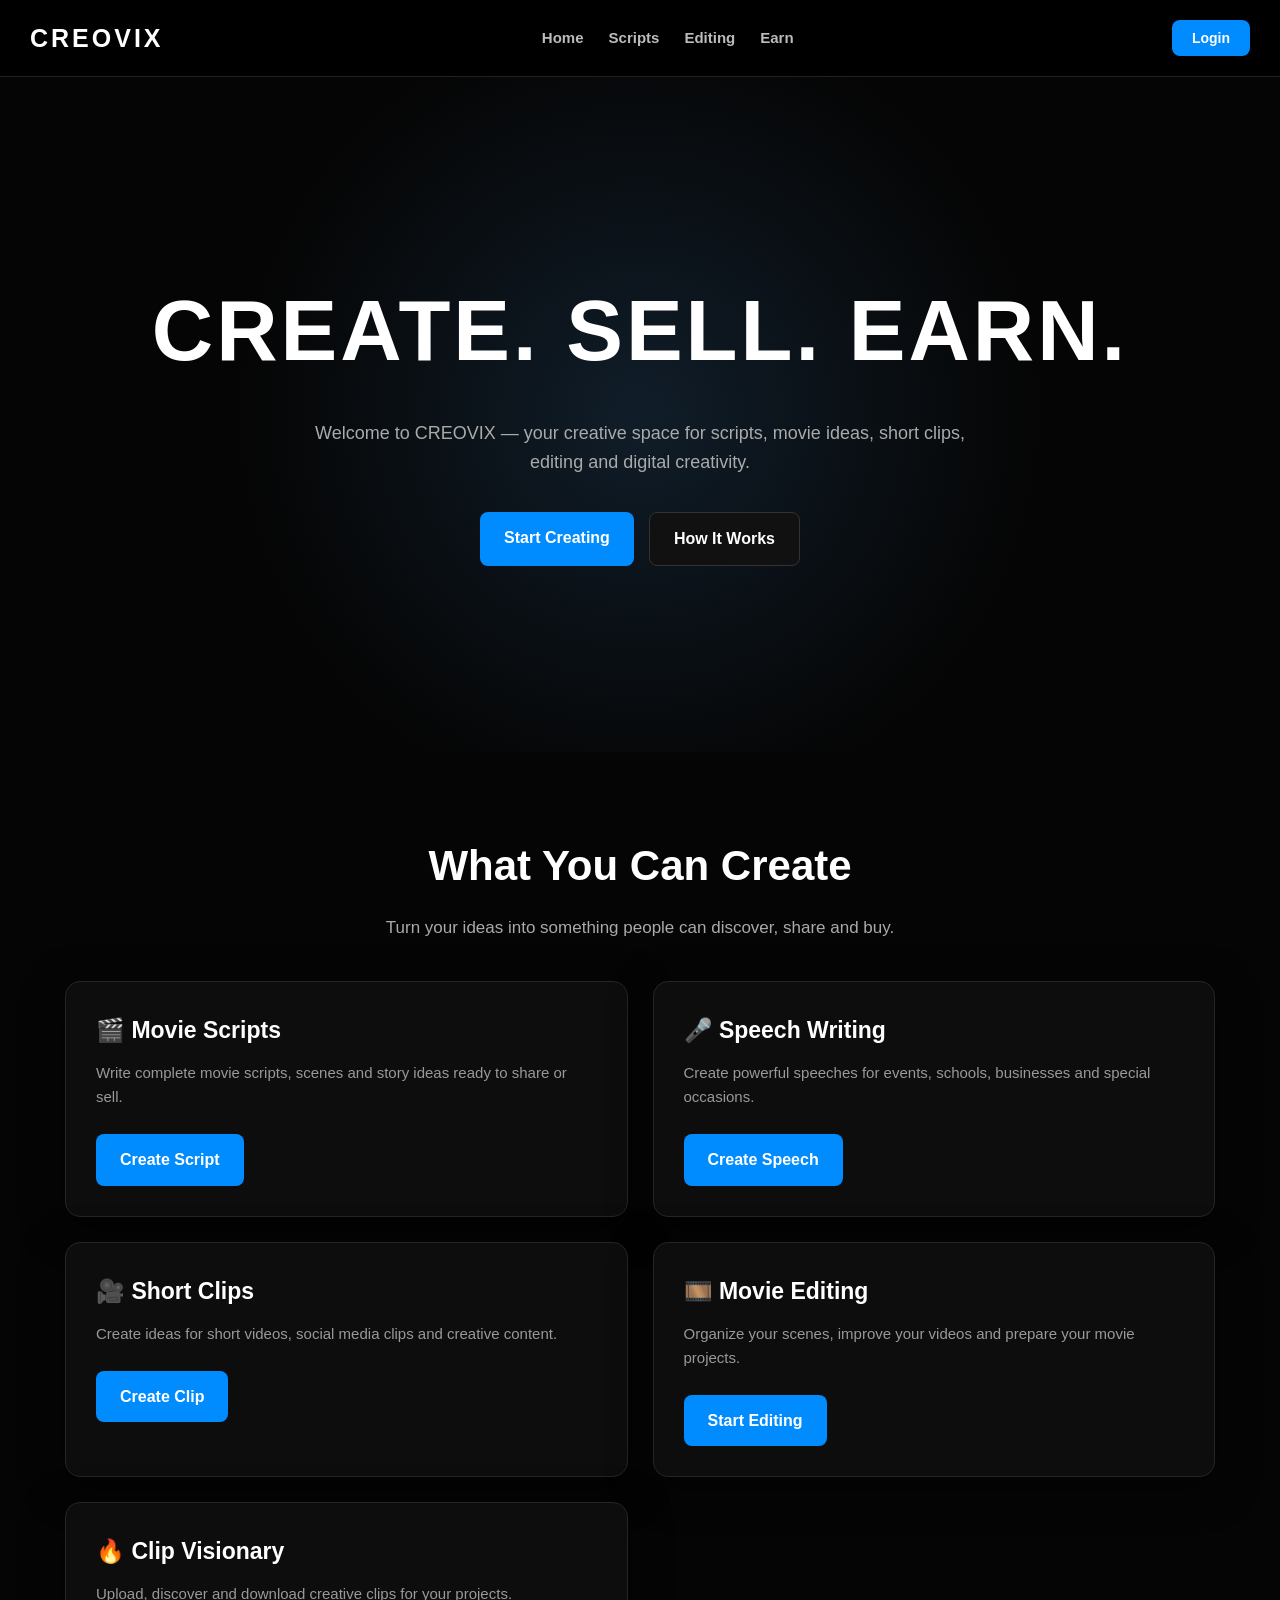
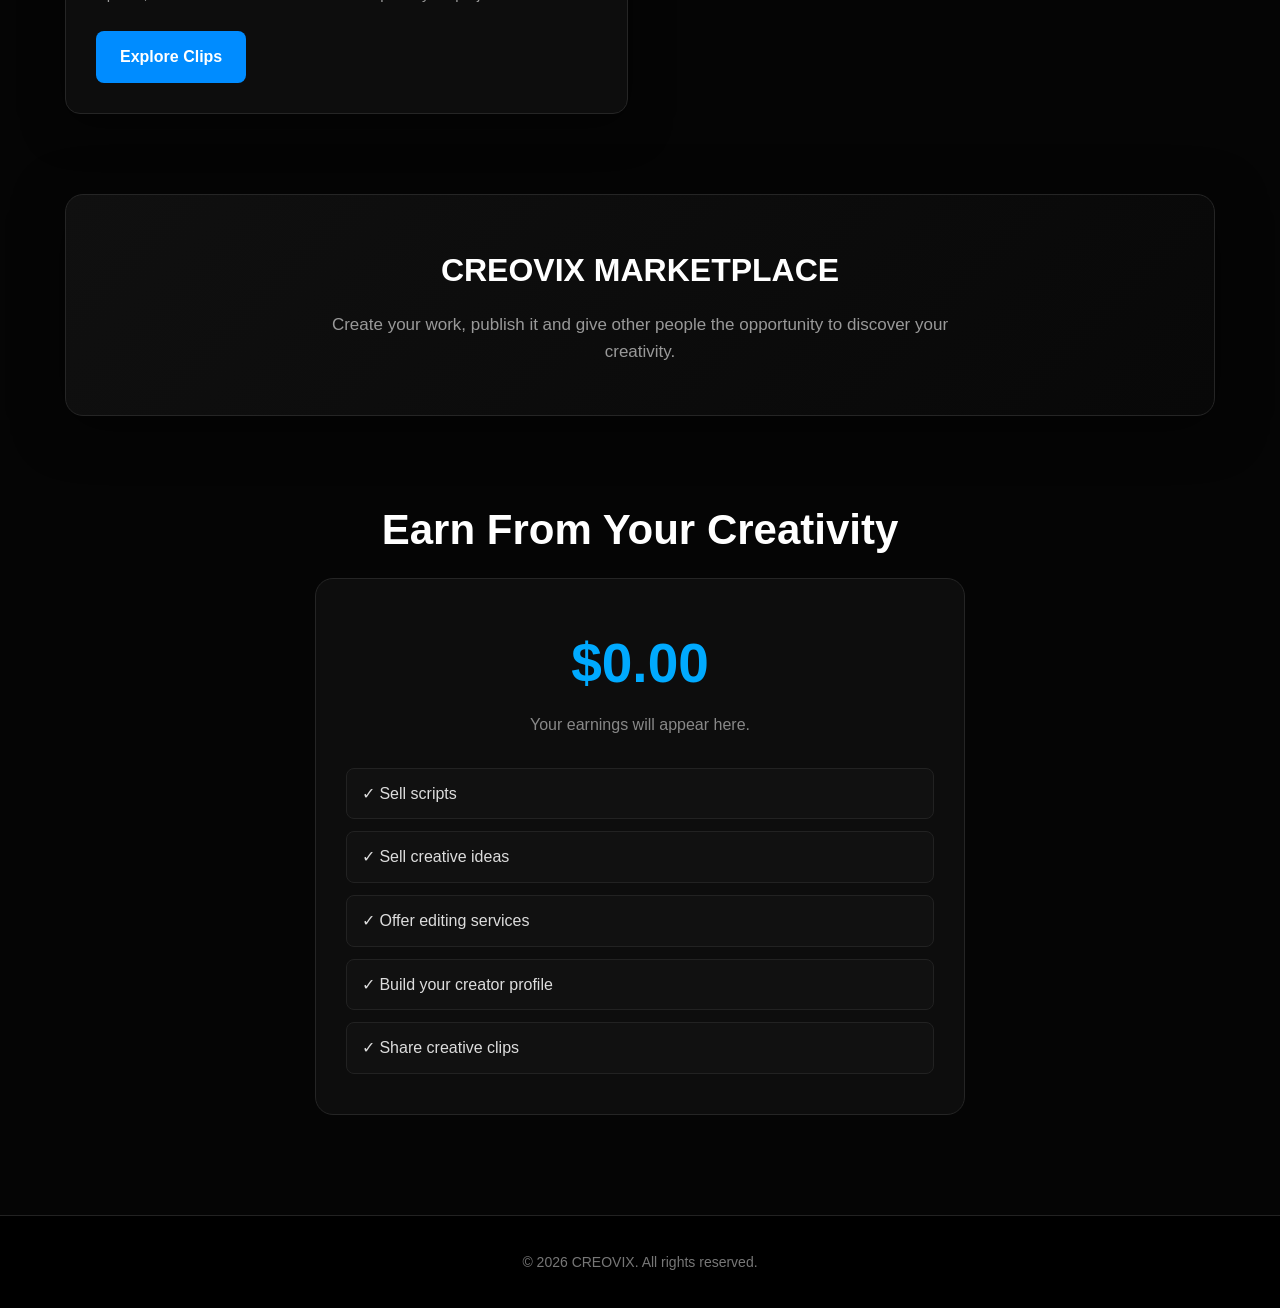
<file: index.html>
<!DOCTYPE html>
<html lang="en">
<head>
  <meta charset="UTF-8">
  <meta name="viewport" content="width=device-width, initial-scale=1.0">

  <title>CREOVIX - Creator Platform</title>

  <link rel="stylesheet" href="styles.css">
</head>

<body>

  <header class="top-bar">

    <div class="logo">CREOVIX</div>

    <nav>
      <a href="#home">Home</a>
      <a href="#scripts">Scripts</a>
      <a href="#editing">Editing</a>
      <a href="#earn">Earn</a>
    </nav>

    <button class="login-btn">Login</button>

  </header>


  <!-- HERO -->

  <section class="hero" id="home">

    <h1>CREATE. SELL. EARN.</h1>

    <p>
      Welcome to CREOVIX — your creative space for scripts,
      movie ideas, short clips, editing and digital creativity.
    </p>

    <div class="hero-buttons">

      <a href="#scripts" class="primary-btn">
        Start Creating
      </a>

      <a href="#earn" class="secondary-btn">
        How It Works
      </a>

    </div>

  </section>


  <!-- CREATION SECTION -->

  <section class="section" id="scripts">

    <h2>What You Can Create</h2>

    <p>
      Turn your ideas into something people can discover,
      share and buy.
    </p>


    <div class="cards">


      <!-- MOVIE SCRIPTS -->

      <div class="card">

        <h3>🎬 Movie Scripts</h3>

        <p>
          Write complete movie scripts, scenes and story ideas
          ready to share or sell.
        </p>

        <a
          href="script-creator.html"
          class="primary-btn"
        >
          Create Script
        </a>

      </div>


      <!-- SPEECHES -->

      <div class="card">

        <h3>🎤 Speech Writing</h3>

        <p>
          Create powerful speeches for events, schools,
          businesses and special occasions.
        </p>

        <a
          href="speech-writer.html"
          class="primary-btn"
        >
          Create Speech
        </a>

      </div>


      <!-- SHORT CLIPS -->

      <div class="card" id="editing">

        <h3>🎥 Short Clips</h3>

        <p>
          Create ideas for short videos, social media clips
          and creative content.
        </p>

        <a
          href="short-clips.html"
          class="primary-btn"
        >
          Create Clip
        </a>

      </div>


      <!-- MOVIE EDITING -->

      <div class="card">

        <h3>🎞️ Movie Editing</h3>

        <p>
          Organize your scenes, improve your videos and
          prepare your movie projects.
        </p>

        <a
          href="movie-editing.html"
          class="primary-btn"
        >
          Start Editing
        </a>

      </div>


      <!-- CLIP VISIONARY -->

      <div class="card">

        <h3>🔥 Clip Visionary</h3>

        <p>
          Upload, discover and download creative clips
          for your projects.
        </p>

        <a
          href="clip-visionary.html"
          class="primary-btn"
        >
          Explore Clips
        </a>

      </div>

    </div>

  </section>


  <!-- MARKETPLACE -->

  <section class="section">

    <div class="brand-box">

      <h3>CREOVIX MARKETPLACE</h3>

      <p>
        Create your work, publish it and give other people
        the opportunity to discover your creativity.
      </p>

    </div>

  </section>


  <!-- EARN -->

  <section class="section" id="earn">

    <h2>Earn From Your Creativity</h2>


    <div class="earnings-box">

      <h3>$0.00</h3>

      <p>
        Your earnings will appear here.
      </p>


      <div class="earning-items">

        <p>✓ Sell scripts</p>

        <p>✓ Sell creative ideas</p>

        <p>✓ Offer editing services</p>

        <p>✓ Build your creator profile</p>

        <p>✓ Share creative clips</p>

      </div>

    </div>

  </section>


  <!-- FOOTER -->

  <footer>

    <p>
      © 2026 CREOVIX. All rights reserved.
    </p>

  </footer>


  <script src="script.js"></script>

</body>
</html>
</file>
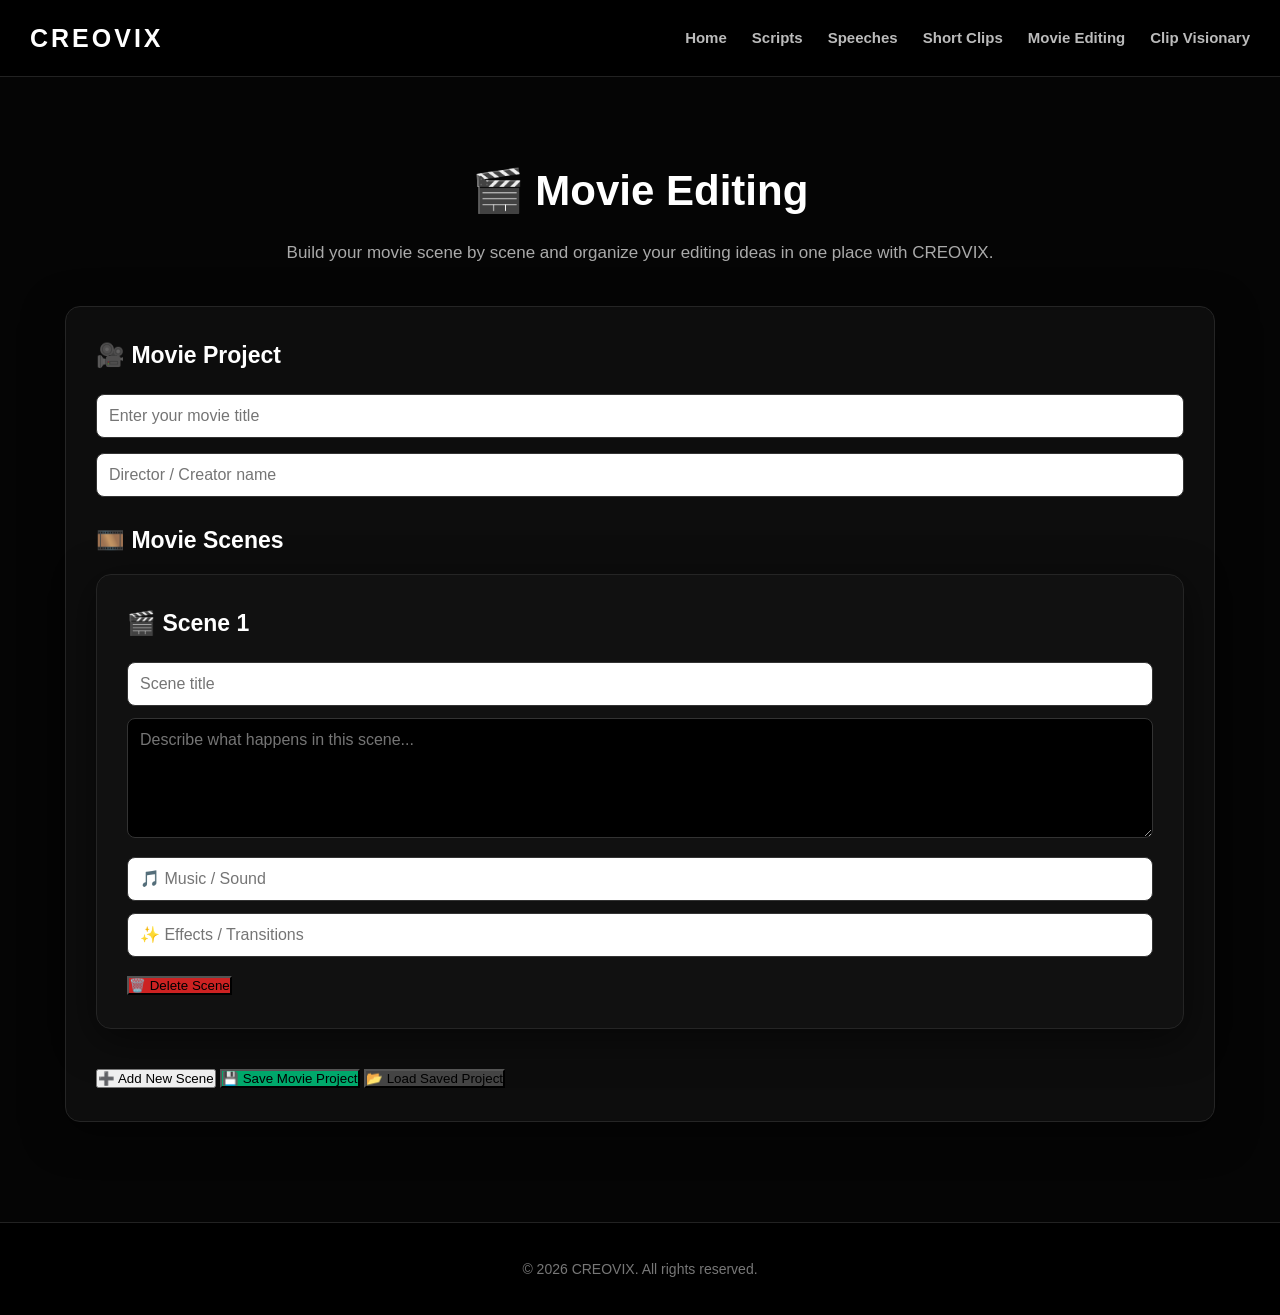
<file: movie-editing.html>
<!DOCTYPE html>
<html lang="en">
<head>
  <meta charset="UTF-8">
  <meta name="viewport" content="width=device-width, initial-scale=1.0">

  <title>Movie Editing - CREOVIX</title>

  <link rel="stylesheet" href="styles.css">
</head>

<body>

  <!-- TOP BAR -->
  <header class="top-bar">

    <div class="logo">CREOVIX</div>

    <nav>
      <a href="index.html">Home</a>
      <a href="script-creator.html">Scripts</a>
      <a href="speech-writer.html">Speeches</a>
      <a href="short-clips.html">Short Clips</a>
      <a href="movie-editing.html">Movie Editing</a>
      <a href="clip-visionary.html">Clip Visionary</a>
    </nav>

  </header>


  <!-- MAIN -->
  <section class="section">

    <h2>🎬 Movie Editing</h2>

    <p>
      Build your movie scene by scene and organize your
      editing ideas in one place with CREOVIX.
    </p>


    <!-- MOVIE INFORMATION -->
    <div class="card">

      <h3 style="margin-bottom:20px;">
        🎥 Movie Project
      </h3>

      <input
        id="movieTitle"
        type="text"
        placeholder="Enter your movie title"
        style="width:100%; padding:12px; margin-bottom:15px;"
      >

      <input
        id="directorName"
        type="text"
        placeholder="Director / Creator name"
        style="width:100%; padding:12px; margin-bottom:25px;"
      >


      <!-- SCENES -->
      <h3 style="margin-bottom:15px;">
        🎞️ Movie Scenes
      </h3>

      <div id="scenesContainer"></div>


      <!-- ADD SCENE -->
      <button
        onclick="addScene()"
        style="margin-top:20px;"
      >
        ➕ Add New Scene
      </button>


      <!-- SAVE -->
      <button
        onclick="saveMovieProject()"
        style="margin-top:15px; background:#00a86b;"
      >
        💾 Save Movie Project
      </button>


      <!-- LOAD -->
      <button
        onclick="loadMovieProject()"
        style="margin-top:15px; background:#444;"
      >
        📂 Load Saved Project
      </button>

    </div>

  </section>


  <!-- FOOTER -->
  <footer>

    <p>
      © 2026 CREOVIX.
      All rights reserved.
    </p>

  </footer>


  <script>

    let sceneNumber = 0;


    /* =========================================
       ADD NEW SCENE
       ========================================= */

    function addScene(
      title = "",
      description = "",
      music = "",
      effects = ""
    ) {

      sceneNumber++;

      const container =
        document.getElementById("scenesContainer");

      const scene =
        document.createElement("div");

      scene.className = "card";

      scene.style.marginBottom = "20px";
      scene.style.textAlign = "left";
      scene.style.background = "#111";


      scene.innerHTML = `

        <h3 style="margin-bottom:20px;">
          🎬 Scene ${sceneNumber}
        </h3>


        <input
          class="sceneTitle"
          type="text"
          placeholder="Scene title"
          value="${escapeAttribute(title)}"
          style="
            width:100%;
            padding:12px;
            margin-bottom:12px;
          "
        >


        <textarea
          class="sceneDescription"
          placeholder="Describe what happens in this scene..."
          style="
            width:100%;
            min-height:120px;
            padding:12px;
            background:#000;
            color:#fff;
            border:1px solid #333;
            border-radius:8px;
            margin-bottom:12px;
          "
        >${escapeHTML(description)}</textarea>


        <input
          class="sceneMusic"
          type="text"
          placeholder="🎵 Music / Sound"
          value="${escapeAttribute(music)}"
          style="
            width:100%;
            padding:12px;
            margin-bottom:12px;
          "
        >


        <input
          class="sceneEffects"
          type="text"
          placeholder="✨ Effects / Transitions"
          value="${escapeAttribute(effects)}"
          style="
            width:100%;
            padding:12px;
            margin-bottom:15px;
          "
        >


        <button
          onclick="deleteScene(this)"
          style="
            background:#cc2222;
          "
        >
          🗑️ Delete Scene
        </button>

      `;


      container.appendChild(scene);

    }


    /* =========================================
       DELETE SCENE
       ========================================= */

    function deleteScene(button) {

      const scene =
        button.parentElement;

      scene.remove();

      renumberScenes();

    }


    /* =========================================
       RENUMBER SCENES
       ========================================= */

    function renumberScenes() {

      const scenes =
        document.querySelectorAll(
          "#scenesContainer > .card"
        );

      sceneNumber = 0;

      scenes.forEach(scene => {

        sceneNumber++;

        const heading =
          scene.querySelector("h3");

        heading.textContent =
          "🎬 Scene " + sceneNumber;

      });

    }


    /* =========================================
       SAVE PROJECT
       ========================================= */

    function saveMovieProject() {

      const title =
        document.getElementById(
          "movieTitle"
        ).value.trim();

      const director =
        document.getElementById(
          "directorName"
        ).value.trim();


      if (title === "") {

        alert(
          "Please enter your movie title."
        );

        return;

      }


      const scenes = [];


      document
        .querySelectorAll(
          "#scenesContainer > .card"
        )
        .forEach(scene => {

          scenes.push({

            title:
              scene.querySelector(
                ".sceneTitle"
              ).value,

            description:
              scene.querySelector(
                ".sceneDescription"
              ).value,

            music:
              scene.querySelector(
                ".sceneMusic"
              ).value,

            effects:
              scene.querySelector(
                ".sceneEffects"
              ).value

          });

        });


      const project = {

        movieTitle: title,

        director: director,

        scenes: scenes

      };


      localStorage.setItem(
        "creovixMovieProject",
        JSON.stringify(project)
      );


      alert(
        "🎬 CREOVIX movie project saved successfully!"
      );

    }


    /* =========================================
       LOAD PROJECT
       ========================================= */

    function loadMovieProject() {

      const saved =
        localStorage.getItem(
          "creovixMovieProject"
        );


      if (!saved) {

        alert(
          "No saved CREOVIX movie project found."
        );

        return;

      }


      const project =
        JSON.parse(saved);


      document.getElementById(
        "movieTitle"
      ).value =
        project.movieTitle || "";


      document.getElementById(
        "directorName"
      ).value =
        project.director || "";


      const container =
        document.getElementById(
          "scenesContainer"
        );


      container.innerHTML = "";

      sceneNumber = 0;


      if (project.scenes) {

        project.scenes.forEach(scene => {

          addScene(
            scene.title,
            scene.description,
            scene.music,
            scene.effects
          );

        });

      }


      alert(
        "📂 CREOVIX movie project loaded!"
      );

    }


    /* =========================================
       SECURITY HELPERS
       ========================================= */

    function escapeHTML(text) {

      const div =
        document.createElement("div");

      div.textContent =
        text || "";

      return div.innerHTML;

    }


    function escapeAttribute(text) {

      return String(text || "")
        .replace(/&/g, "&amp;")
        .replace(/"/g, "&quot;")
        .replace(/</g, "&lt;")
        .replace(/>/g, "&gt;");

    }


    /* =========================================
       START WITH ONE SCENE
       ========================================= */

    addScene();

  </script>

</body>
</html>
</file>
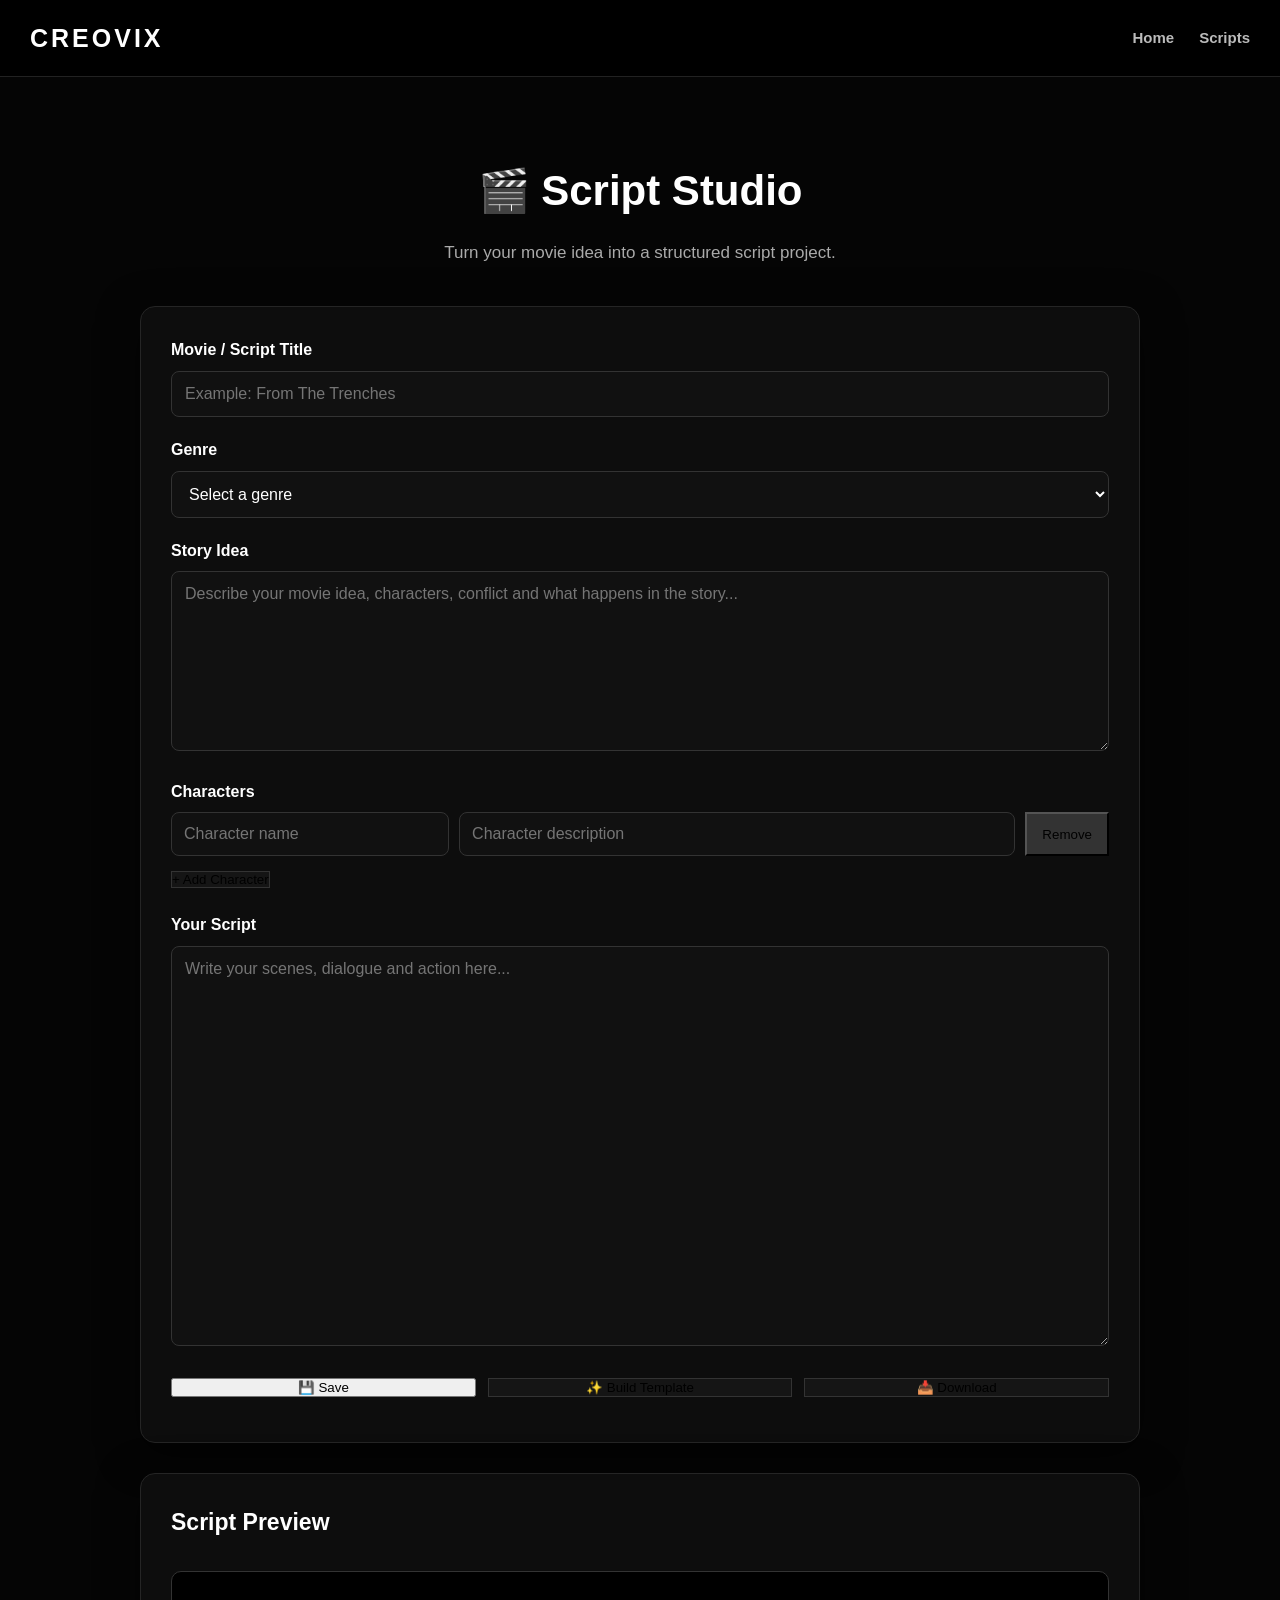
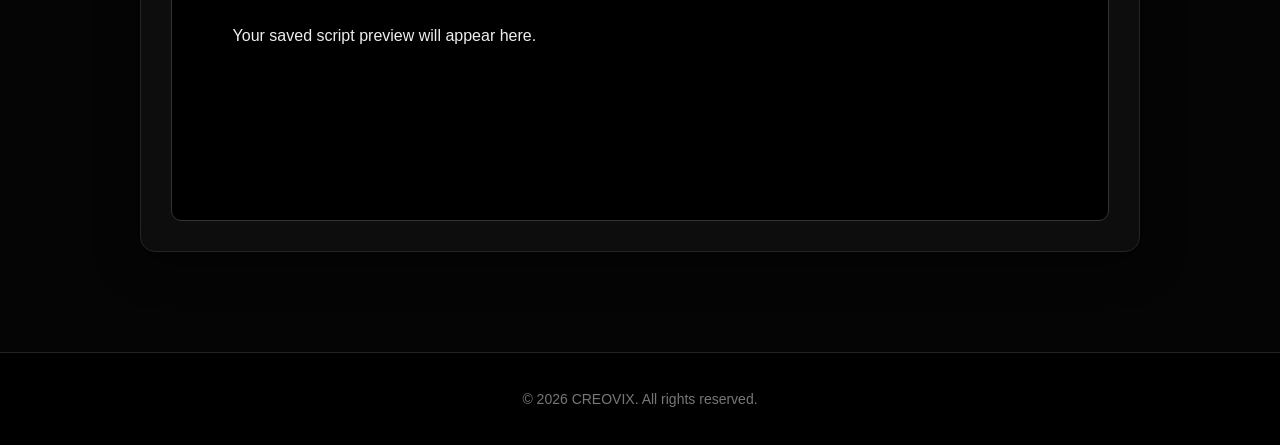
<file: Script-creator.html>
<!DOCTYPE html>
<html lang="en">

<head>

  <meta charset="UTF-8">

  <meta
    name="viewport"
    content="width=device-width, initial-scale=1.0"
  >

  <title>Script Studio - CREOVIX</title>

  <link rel="stylesheet" href="styles.css">

  <style>

    .studio-card {
      max-width: 1000px;
      margin: 30px auto;
    }

    .form-group {
      margin-bottom: 20px;
      text-align: left;
    }

    .form-group label {
      display: block;
      margin-bottom: 8px;
      font-weight: bold;
      color: #ffffff;
    }

    .form-group input,
    .form-group select,
    .form-group textarea {
      width: 100%;
      padding: 13px;
      border-radius: 8px;
      border: 1px solid #333;
      background: #111;
      color: #ffffff;
    }

    .form-group textarea {
      min-height: 180px;
    }

    .character-row {
      display: grid;
      grid-template-columns: 1fr 2fr auto;
      gap: 10px;
      margin-bottom: 10px;
    }

    .character-row input {
      padding: 12px;
      background: #111;
      color: #fff;
      border: 1px solid #333;
      border-radius: 8px;
    }

    .remove-character {
      width: auto;
      padding: 10px 15px;
      background: #333;
    }

    .remove-character:hover {
      background: #aa2222;
    }

    .tool-buttons {
      display: grid;
      grid-template-columns: repeat(3, 1fr);
      gap: 12px;
      margin-top: 25px;
    }

    .tool-buttons button {
      width: 100%;
    }

    .secondary-action {
      background: #151515;
      border: 1px solid #333;
    }

    .secondary-action:hover {
      background: #222;
    }

    .script-output {
      margin-top: 30px;
      padding: 25px;

      background: #000;

      border: 1px solid #333;
      border-radius: 10px;

      text-align: left;

      white-space: pre-wrap;

      min-height: 250px;

      color: #eeeeee;
    }

    .status {
      margin-top: 15px;
      color: #00aaff;
      font-weight: bold;
    }

    @media (max-width: 650px) {

      .character-row {
        grid-template-columns: 1fr;
      }

      .remove-character {
        width: 100%;
      }

      .tool-buttons {
        grid-template-columns: 1fr;
      }

    }

  </style>

</head>


<body>


  <!-- HEADER -->

  <header class="top-bar">

    <div class="logo">
      CREOVIX
    </div>

    <nav>

      <a href="index.html">
        Home
      </a>

      <a href="script-creator.html">
        Scripts
      </a>

    </nav>

  </header>


  <!-- SCRIPT STUDIO -->

  <section class="section">

    <h2>
      🎬 Script Studio
    </h2>

    <p>
      Turn your movie idea into a structured script project.
    </p>


    <div class="card studio-card">


      <!-- TITLE -->

      <div class="form-group">

        <label for="scriptTitle">
          Movie / Script Title
        </label>

        <input
          id="scriptTitle"
          type="text"
          placeholder="Example: From The Trenches"
        >

      </div>


      <!-- GENRE -->

      <div class="form-group">

        <label for="genre">
          Genre
        </label>

        <select id="genre">

          <option value="">
            Select a genre
          </option>

          <option>
            Action
          </option>

          <option>
            Drama
          </option>

          <option>
            Comedy
          </option>

          <option>
            Romance
          </option>

          <option>
            Thriller
          </option>

          <option>
            Horror
          </option>

          <option>
            Adventure
          </option>

          <option>
            Sci-Fi
          </option>

        </select>

      </div>


      <!-- STORY IDEA -->

      <div class="form-group">

        <label for="storyIdea">
          Story Idea
        </label>

        <textarea
          id="storyIdea"
          placeholder="Describe your movie idea, characters, conflict and what happens in the story..."
        ></textarea>

      </div>


      <!-- CHARACTERS -->

      <div class="form-group">

        <label>
          Characters
        </label>


        <div id="characters">

          <div class="character-row">

            <input
              type="text"
              placeholder="Character name"
              class="character-name"
            >

            <input
              type="text"
              placeholder="Character description"
              class="character-description"
            >

            <button
              type="button"
              class="remove-character"
              onclick="removeCharacter(this)"
            >
              Remove
            </button>

          </div>

        </div>


        <button
          type="button"
          class="secondary-action"
          onclick="addCharacter()"
        >
          + Add Character
        </button>

      </div>


      <!-- SCRIPT -->

      <div class="form-group">

        <label for="scriptText">
          Your Script
        </label>

        <textarea
          id="scriptText"
          placeholder="Write your scenes, dialogue and action here..."
          style="min-height:400px;"
        ></textarea>

      </div>


      <!-- ACTIONS -->

      <div class="tool-buttons">

        <button
          type="button"
          onclick="saveScript()"
        >
          💾 Save
        </button>


        <button
          type="button"
          class="secondary-action"
          onclick="generateTemplate()"
        >
          ✨ Build Template
        </button>


        <button
          type="button"
          class="secondary-action"
          onclick="downloadScript()"
        >
          📥 Download
        </button>

      </div>


      <div
        id="status"
        class="status"
      ></div>


    </div>


    <!-- SCRIPT PREVIEW -->

    <div class="card studio-card">

      <h3>
        Script Preview
      </h3>

      <div
        id="scriptPreview"
        class="script-output"
      >
        Your saved script preview will appear here.
      </div>

    </div>


  </section>


  <!-- FOOTER -->

  <footer>

    <p>
      © 2026 CREOVIX. All rights reserved.
    </p>

  </footer>


  <script>

    /* =========================================
       ADD CHARACTER
       ========================================= */

    function addCharacter() {

      const container =
        document.getElementById("characters");

      const row =
        document.createElement("div");

      row.className =
        "character-row";

      row.innerHTML = `

        <input
          type="text"
          placeholder="Character name"
          class="character-name"
        >

        <input
          type="text"
          placeholder="Character description"
          class="character-description"
        >

        <button
          type="button"
          class="remove-character"
          onclick="removeCharacter(this)"
        >
          Remove
        </button>

      `;

      container.appendChild(row);

    }


    /* =========================================
       REMOVE CHARACTER
       ========================================= */

    function removeCharacter(button) {

      const rows =
        document.querySelectorAll(".character-row");

      if (rows.length <= 1) {

        alert(
          "You need at least one character."
        );

        return;

      }

      button
        .parentElement
        .remove();

    }


    /* =========================================
       GET CHARACTERS
       ========================================= */

    function getCharacters() {

      const rows =
        document.querySelectorAll(".character-row");

      const characters = [];

      rows.forEach(function(row) {

        const name =
          row
            .querySelector(".character-name")
            .value
            .trim();

        const description =
          row
            .querySelector(".character-description")
            .value
            .trim();

        if (name !== "") {

          characters.push({
            name: name,
            description: description
          });

        }

      });

      return characters;

    }


    /* =========================================
       SAVE SCRIPT
       ========================================= */

    function saveScript() {

      const title =
        document
          .getElementById("scriptTitle")
          .value
          .trim();

      const genre =
        document
          .getElementById("genre")
          .value;

      const story =
        document
          .getElementById("storyIdea")
          .value
          .trim();

      const script =
        document
          .getElementById("scriptText")
          .value
          .trim();

      const characters =
        getCharacters();


      if (
        title === "" ||
        story === "" ||
        script === ""
      ) {

        showStatus(
          "Please enter a title, story idea and script."
        );

        return;

      }


      const project = {

        title: title,

        genre: genre,

        story: story,

        characters: characters,

        script: script,

        savedAt:
          new Date().toISOString()

      };


      localStorage.setItem(
        "creovixScript",
        JSON.stringify(project)
      );


      updatePreview(project);


      showStatus(
        "✓ Your CREOVIX script has been saved."
      );

    }


    /* =========================================
       BUILD SCRIPT TEMPLATE
       ========================================= */

    function generateTemplate() {

      const title =
        document
          .getElementById("scriptTitle")
          .value
          .trim() ||
        "UNTITLED";


      const genre =
        document
          .getElementById("genre")
          .value ||
        "DRAMA";


      const story =
        document
          .getElementById("storyIdea")
          .value
          .trim() ||
        "Write your story idea here.";


      const characters =
        getCharacters();


      let characterText =
        "CHARACTERS\n\n";


      if (characters.length === 0) {

        characterText +=
          "Add your characters above.\n\n";

      } else {

        characters.forEach(function(character) {

          characterText +=
            character.name +
            " — " +
            (
              character.description ||
              "Character description"
            ) +
            "\n";

        });

        characterText += "\n";

      }


      const template =

`TITLE: ${title}

GENRE: ${genre}

LOGLINE:
${story}

${characterText}

FADE IN:

EXT. LOCATION - DAY

Describe the opening scene here.

CHARACTER
Dialogue goes here.

ANOTHER CHARACTER
Response goes here.

CUT TO:

INT. LOCATION - NIGHT

Describe the next scene here.

FADE OUT.`;


      document
        .getElementById("scriptText")
        .value = template;


      showStatus(
        "✓ Script template created."
      );

    }


    /* =========================================
       DOWNLOAD SCRIPT
       ========================================= */

    function downloadScript() {

      const title =
        document
          .getElementById("scriptTitle")
          .value
          .trim() ||
        "creovix-script";


      const script =
        document
          .getElementById("scriptText")
          .value
          .trim();


      if (script === "") {

        showStatus(
          "Write or build a script before downloading."
        );

        return;

      }


      const file = new Blob(
        [script],
        {
          type: "text/plain"
        }
      );


      const url =
        URL.createObjectURL(file);


      const link =
        document.createElement("a");


      link.href = url;

      link.download =
        title.replace(
          /[^a-z0-9]/gi,
          "_"
        ) + ".txt";


      document.body.appendChild(link);

      link.click();

      document.body.removeChild(link);

      URL.revokeObjectURL(url);


      showStatus(
        "✓ Script downloaded."
      );

    }


    /* =========================================
       LOAD SAVED SCRIPT
       ========================================= */

    function loadSavedScript() {

      const saved =
        localStorage.getItem(
          "creovixScript"
        );


      if (!saved) return;


      try {

        const project =
          JSON.parse(saved);


        document
          .getElementById("scriptTitle")
          .value =
          project.title || "";


        document
          .getElementById("genre")
          .value =
          project.genre || "";


        document
          .getElementById("storyIdea")
          .value =
          project.story || "";


        document
          .getElementById("scriptText")
          .value =
          project.script || "";


        updatePreview(project);


      } catch (error) {

        console.error(
          "Could not load saved CREOVIX project.",
          error
        );

      }

    }


    /* =========================================
       PREVIEW
       ========================================= */

    function updatePreview(project) {

      const preview =
        document.getElementById(
          "scriptPreview"
        );


      preview.textContent =

`TITLE: ${project.title}

GENRE: ${project.genre || "Not selected"}

STORY IDEA:
${project.story}

CHARACTERS:
${project.characters
  .map(function(character) {
    return character.name +
      " — " +
      character.description;
  })
  .join("\n")}

SCRIPT:

${project.script}`;

    }


    /* =========================================
       STATUS
       ========================================= */

    function showStatus(message) {

      const status =
        document.getElementById("status");

      status.textContent =
        message;

      setTimeout(function() {

        status.textContent = "";

      }, 4000);

    }


    /* =========================================
       START
       ========================================= */

    document.addEventListener(
      "DOMContentLoaded",
      loadSavedScript
    );

  </script>


</body>

</html>
</file>
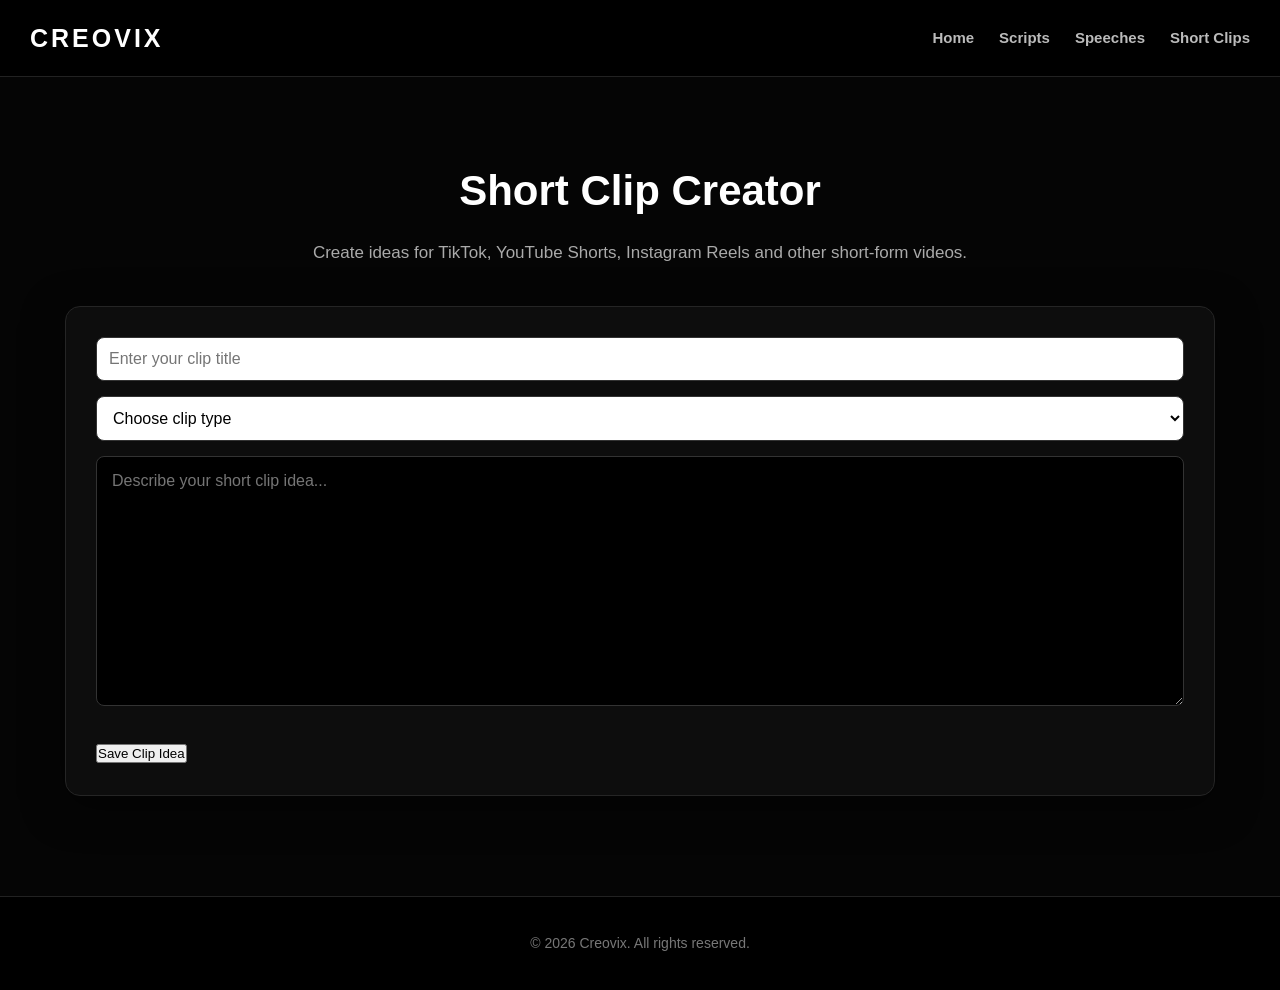
<file: short-clips.html>
<!DOCTYPE html>
<html lang="en">
<head>
  <meta charset="UTF-8">
  <meta name="viewport" content="width=device-width, initial-scale=1.0">

  <title>Short Clips - Creovix</title>

  <link rel="stylesheet" href="styles.css">
</head>

<body>

  <header class="top-bar">

    <div class="logo">CREOVIX</div>

    <nav>
      <a href="index.html">Home</a>
      <a href="script-creator.html">Scripts</a>
      <a href="speech-writer.html">Speeches</a>
      <a href="short-clips.html">Short Clips</a>
    </nav>

  </header>


  <section class="section">

    <h2>Short Clip Creator</h2>

    <p>
      Create ideas for TikTok, YouTube Shorts, Instagram Reels
      and other short-form videos.
    </p>


    <div class="card">

      <input
        id="clipTitle"
        type="text"
        placeholder="Enter your clip title"
        style="width:100%; padding:12px; margin-bottom:15px;"
      >


      <select
        id="clipType"
        style="width:100%; padding:12px; margin-bottom:15px;"
      >

        <option value="">
          Choose clip type
        </option>

        <option value="Music">
          Music
        </option>

        <option value="Comedy">
          Comedy
        </option>

        <option value="Motivation">
          Motivation
        </option>

        <option value="Story">
          Story
        </option>

        <option value="Advertisement">
          Advertisement
        </option>

        <option value="Other">
          Other
        </option>

      </select>


      <textarea
        id="clipIdea"
        placeholder="Describe your short clip idea..."
        style="
          width:100%;
          min-height:250px;
          padding:15px;
          background:#000;
          color:#fff;
          border:1px solid #333;
          border-radius:8px;
        "
      ></textarea>


      <br><br>


      <button onclick="saveClip()">
        Save Clip Idea
      </button>

    </div>

  </section>


  <footer>

    <p>
      © 2026 Creovix.
      All rights reserved.
    </p>

  </footer>


  <script>

    function saveClip() {

      const title =
        document.getElementById("clipTitle").value;

      const type =
        document.getElementById("clipType").value;

      const idea =
        document.getElementById("clipIdea").value;


      if (
        title === "" ||
        type === "" ||
        idea === ""
      ) {

        alert(
          "Please enter a title, choose a clip type and describe your idea."
        );

        return;
      }


      localStorage.setItem(
        "clipTitle",
        title
      );

      localStorage.setItem(
        "clipType",
        type
      );

      localStorage.setItem(
        "clipIdea",
        idea
      );


      alert(
        "Your clip idea has been saved!"
      );

    }

  </script>

</body>
</html>
</file>
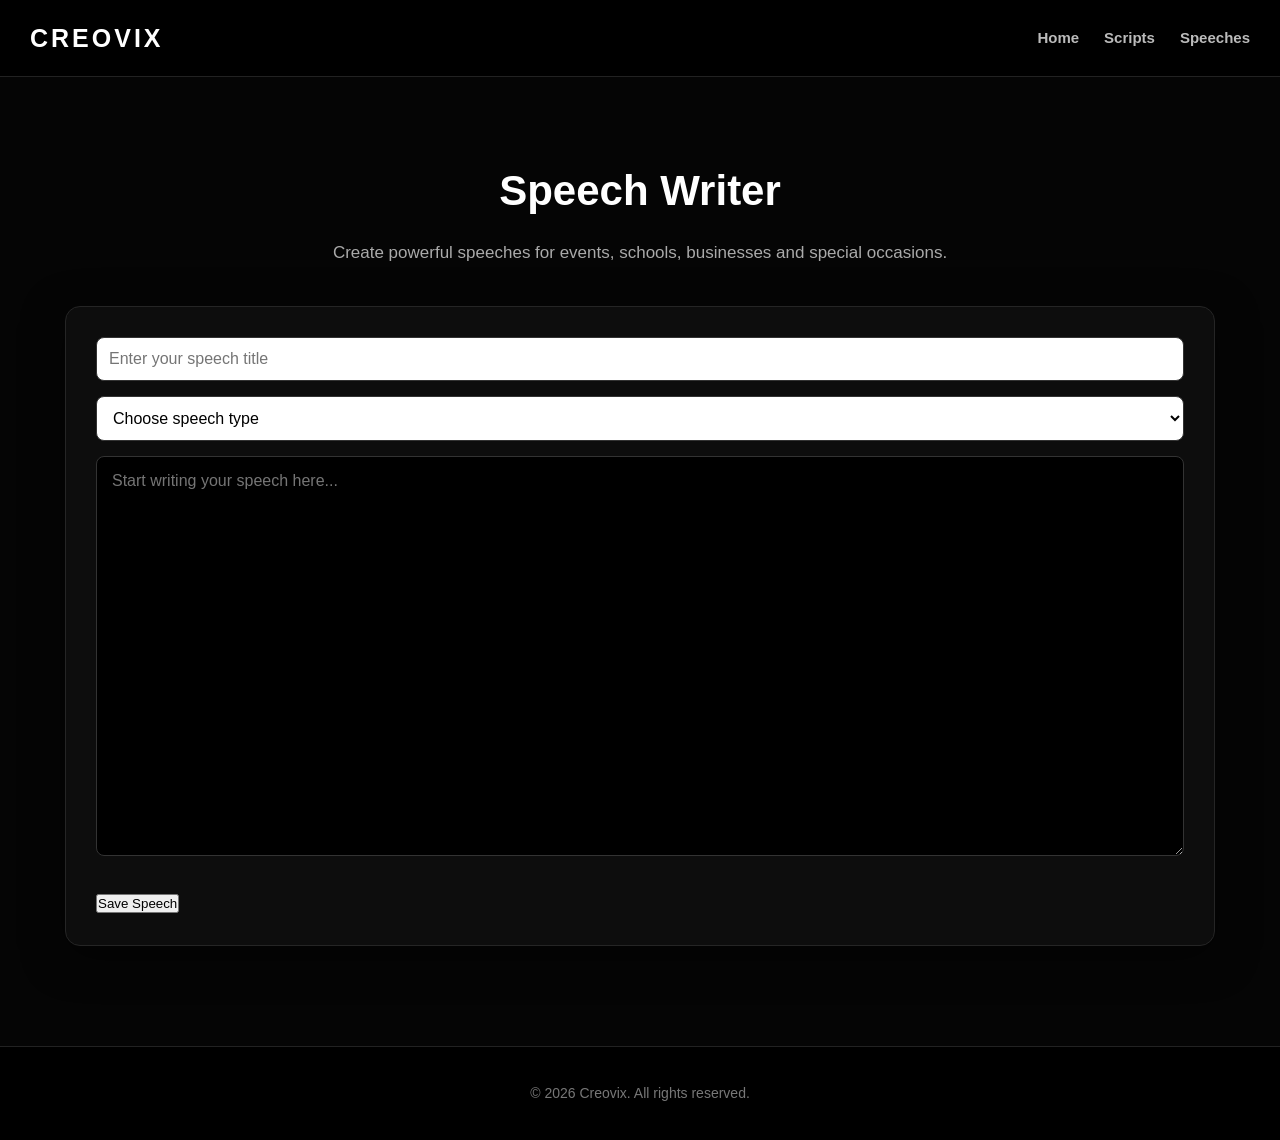
<file: speech-writer.html>
<!DOCTYPE html>
<html lang="en">
<head>
  <meta charset="UTF-8">
  <meta name="viewport" content="width=device-width, initial-scale=1.0">

  <title>Speech Writer - Creovix</title>

  <link rel="stylesheet" href="styles.css">
</head>

<body>

  <header class="top-bar">

    <div class="logo">CREOVIX</div>

    <nav>
      <a href="index.html">Home</a>
      <a href="script-creator.html">Scripts</a>
      <a href="speech-writer.html">Speeches</a>
    </nav>

  </header>


  <section class="section">

    <h2>Speech Writer</h2>

    <p>
      Create powerful speeches for events, schools,
      businesses and special occasions.
    </p>


    <div class="card">

      <input
        id="speechTitle"
        type="text"
        placeholder="Enter your speech title"
        style="width:100%; padding:12px; margin-bottom:15px;"
      >


      <select
        id="speechType"
        style="width:100%; padding:12px; margin-bottom:15px;"
      >

        <option value="">
          Choose speech type
        </option>

        <option value="Birthday">
          Birthday
        </option>

        <option value="Wedding">
          Wedding
        </option>

        <option value="School">
          School
        </option>

        <option value="Business">
          Business
        </option>

        <option value="Motivational">
          Motivational
        </option>

        <option value="Other">
          Other
        </option>

      </select>


      <textarea
        id="speechText"
        placeholder="Start writing your speech here..."
        style="
          width:100%;
          min-height:400px;
          padding:15px;
          background:#000;
          color:#fff;
          border:1px solid #333;
          border-radius:8px;
        "
      ></textarea>


      <br><br>


      <button onclick="saveSpeech()">
        Save Speech
      </button>

    </div>

  </section>


  <footer>

    <p>
      © 2026 Creovix.
      All rights reserved.
    </p>

  </footer>


  <script>

    function saveSpeech() {

      const title =
        document.getElementById("speechTitle").value;

      const type =
        document.getElementById("speechType").value;

      const speech =
        document.getElementById("speechText").value;


      if (
        title === "" ||
        type === "" ||
        speech === ""
      ) {

        alert(
          "Please enter a title, choose a speech type and write your speech."
        );

        return;
      }


      localStorage.setItem(
        "speechTitle",
        title
      );

      localStorage.setItem(
        "speechType",
        type
      );

      localStorage.setItem(
        "speechText",
        speech
      );


      alert(
        "Your speech has been saved!"
      );

    }

  </script>

</body>
</html>
</file>
<file: styles.css>
/* =========================================
   CREOVIX
   Creator Platform — Main Website Styles
   ========================================= */

* {
  box-sizing: border-box;
  margin: 0;
  padding: 0;
}

html {
  scroll-behavior: smooth;
}

body {
  font-family: Arial, Helvetica, sans-serif;
  background: #050505;
  color: #ffffff;
  line-height: 1.6;
}

/* =========================================
   TOP BAR
   ========================================= */

.top-bar {
  width: 100%;
  background: rgba(0, 0, 0, 0.96);
  border-bottom: 1px solid #222222;
  padding: 18px 30px;

  display: flex;
  align-items: center;
  justify-content: space-between;

  position: sticky;
  top: 0;
  z-index: 1000;
}

/* =========================================
   LOGO
   ========================================= */

.logo {
  font-size: 25px;
  font-weight: 900;
  letter-spacing: 3px;
  color: #ffffff;
}

/* =========================================
   NAVIGATION
   ========================================= */

nav {
  display: flex;
  align-items: center;
  gap: 25px;
}

nav a {
  color: #bbbbbb;
  text-decoration: none;
  font-size: 15px;
  font-weight: 600;
  transition: 0.3s;
}

nav a:hover {
  color: #00aaff;
}

/* =========================================
   LOGIN BUTTON
   ========================================= */

.login-btn {
  width: auto;
  padding: 10px 20px;

  background: #008cff;
  color: #ffffff;

  border: none;
  border-radius: 8px;

  font-size: 14px;
  font-weight: bold;

  cursor: pointer;
  transition: 0.3s;
}

.login-btn:hover {
  background: #006dcc;
}

/* =========================================
   HERO
   ========================================= */

.hero {
  min-height: 75vh;

  display: flex;
  flex-direction: column;
  align-items: center;
  justify-content: center;

  text-align: center;

  padding: 80px 20px;

  background:
    radial-gradient(
      circle at center,
      #101d29 0%,
      #050505 55%
    );
}

.hero h1 {
  font-size: clamp(45px, 8vw, 85px);
  font-weight: 900;
  letter-spacing: 3px;

  margin-bottom: 20px;
}

.hero p {
  max-width: 700px;

  color: #aaaaaa;

  font-size: 18px;

  margin-bottom: 35px;
}

/* =========================================
   HERO BUTTONS
   ========================================= */

.hero-buttons {
  display: flex;
  gap: 15px;
  flex-wrap: wrap;
  justify-content: center;
}

.primary-btn,
.secondary-btn {
  display: inline-block;

  padding: 13px 24px;

  border-radius: 8px;

  text-decoration: none;

  font-weight: bold;

  transition: 0.3s;
}

.primary-btn {
  background: #008cff;
  color: #ffffff;
}

.primary-btn:hover {
  background: #006dcc;
  transform: translateY(-2px);
}

.secondary-btn {
  background: #111111;
  color: #ffffff;

  border: 1px solid #333333;
}

.secondary-btn:hover {
  border-color: #008cff;
  color: #00aaff;
}

/* =========================================
   GENERAL SECTION
   ========================================= */

.section {
  width: 90%;
  max-width: 1150px;

  margin: 80px auto;

  text-align: center;
}

.section h2 {
  font-size: 42px;

  margin-bottom: 15px;

  font-weight: 900;
}

.section > p {
  color: #aaaaaa;

  font-size: 17px;

  margin-bottom: 40px;
}

/* =========================================
   CREATION CARDS
   ========================================= */

.cards {
  display: grid;

  grid-template-columns:
    repeat(2, minmax(0, 1fr));

  gap: 25px;

  margin-top: 35px;
}

.card {
  background: #0d0d0d;

  border: 1px solid #252525;

  border-radius: 15px;

  padding: 30px;

  text-align: left;

  box-shadow:
    0 10px 40px rgba(0, 0, 0, 0.5);

  transition: 0.3s;
}

.card:hover {
  transform: translateY(-5px);

  border-color: #008cff;

  box-shadow:
    0 15px 45px rgba(0, 140, 255, 0.12);
}

.card h3 {
  font-size: 23px;

  margin-bottom: 12px;
}

.card p {
  color: #999999;

  margin-bottom: 25px;

  font-size: 15px;
}

.card .primary-btn {
  text-align: center;
}

/* =========================================
   MARKETPLACE
   ========================================= */

.brand-box {
  background:
    linear-gradient(
      135deg,
      #101010,
      #080808
    );

  border: 1px solid #252525;

  border-radius: 18px;

  padding: 50px 30px;

  box-shadow:
    0 10px 50px rgba(0, 0, 0, 0.5);
}

.brand-box h3 {
  font-size: 32px;

  margin-bottom: 15px;
}

.brand-box p {
  max-width: 650px;

  margin: auto;

  color: #999999;

  font-size: 17px;
}

/* =========================================
   EARNINGS
   ========================================= */

.earnings-box {
  max-width: 650px;

  margin: auto;

  padding: 40px 30px;

  background: #0d0d0d;

  border: 1px solid #252525;

  border-radius: 18px;
}

.earnings-box h3 {
  font-size: 55px;

  color: #00aaff;

  margin-bottom: 5px;
}

.earnings-box > p {
  color: #888888;

  margin-bottom: 30px;
}

/* =========================================
   EARNING ITEMS
   ========================================= */

.earning-items {
  text-align: left;

  display: grid;

  gap: 12px;
}

.earning-items p {
  background: #111111;

  border: 1px solid #222222;

  border-radius: 8px;

  padding: 12px 15px;

  color: #dddddd;
}

/* =========================================
   INPUTS
   ========================================= */

input,
textarea,
select {
  width: 100%;

  font-family: Arial, Helvetica, sans-serif;

  font-size: 16px;

  outline: none;
}

input,
textarea,
select {
  background: #ffffff;

  color: #000000;

  border: 1px solid #333333;

  border-radius: 8px;

  padding: 12px;
}

textarea {
  resize: vertical;

  min-height: 150px;
}

input:focus,
textarea:focus,
select:focus {
  border-color: #00aaff;

  box-shadow:
    0 0 0 2px rgba(0, 170, 255, 0.15);
}

/* =========================================
   BUTTON
   ========================================= */

button {
  font-family: Arial, Helvetica, sans-serif;

  cursor: pointer;

  transition: 0.3s;
}

button:active {
  transform: scale(0.98);
}

/* =========================================
   FOOTER
   ========================================= */

footer {
  text-align: center;

  padding: 35px 20px;

  margin-top: 100px;

  background: #000000;

  border-top: 1px solid #222222;

  color: #777777;

  font-size: 14px;
}

/* =========================================
   TABLET
   ========================================= */

@media (max-width: 768px) {

  .top-bar {
    padding: 15px;

    flex-wrap: wrap;

    gap: 15px;
  }

  .logo {
    font-size: 22px;
  }

  nav {
    order: 3;

    width: 100%;

    overflow-x: auto;

    gap: 8px;

    white-space: nowrap;

    padding-bottom: 3px;
  }

  nav a {
    font-size: 13px;

    padding: 8px 11px;

    background: #111111;

    border-radius: 6px;
  }

  .login-btn {
    padding: 9px 16px;
  }

  .hero {
    min-height: 65vh;

    padding: 70px 18px;
  }

  .hero h1 {
    font-size: 48px;
  }

  .hero p {
    font-size: 16px;
  }

  .section {
    width: 94%;

    margin: 60px auto;
  }

  .section h2 {
    font-size: 32px;
  }

  .cards {
    grid-template-columns: 1fr;

    gap: 18px;
  }

  .card {
    padding: 25px;
  }

  .brand-box {
    padding: 35px 20px;
  }

  .earnings-box {
    padding: 30px 20px;
  }
}

/* =========================================
   SMALL PHONES
   ========================================= */

@media (max-width: 480px) {

  .top-bar {
    padding: 12px;
  }

  .logo {
    font-size: 20px;

    letter-spacing: 2px;
  }

  .hero {
    padding: 60px 15px;
  }

  .hero h1 {
    font-size: 38px;

    letter-spacing: 1px;
  }

  .hero p {
    font-size: 15px;
  }

  .hero-buttons {
    width: 100%;

    flex-direction: column;
  }

  .primary-btn,
  .secondary-btn {
    width: 100%;

    text-align: center;
  }

  .section h2 {
    font-size: 28px;
  }

  .card {
    padding: 20px;
  }

  .card h3 {
    font-size: 20px;
  }

  .earnings-box h3 {
    font-size: 45px;
  }
}
</file>
